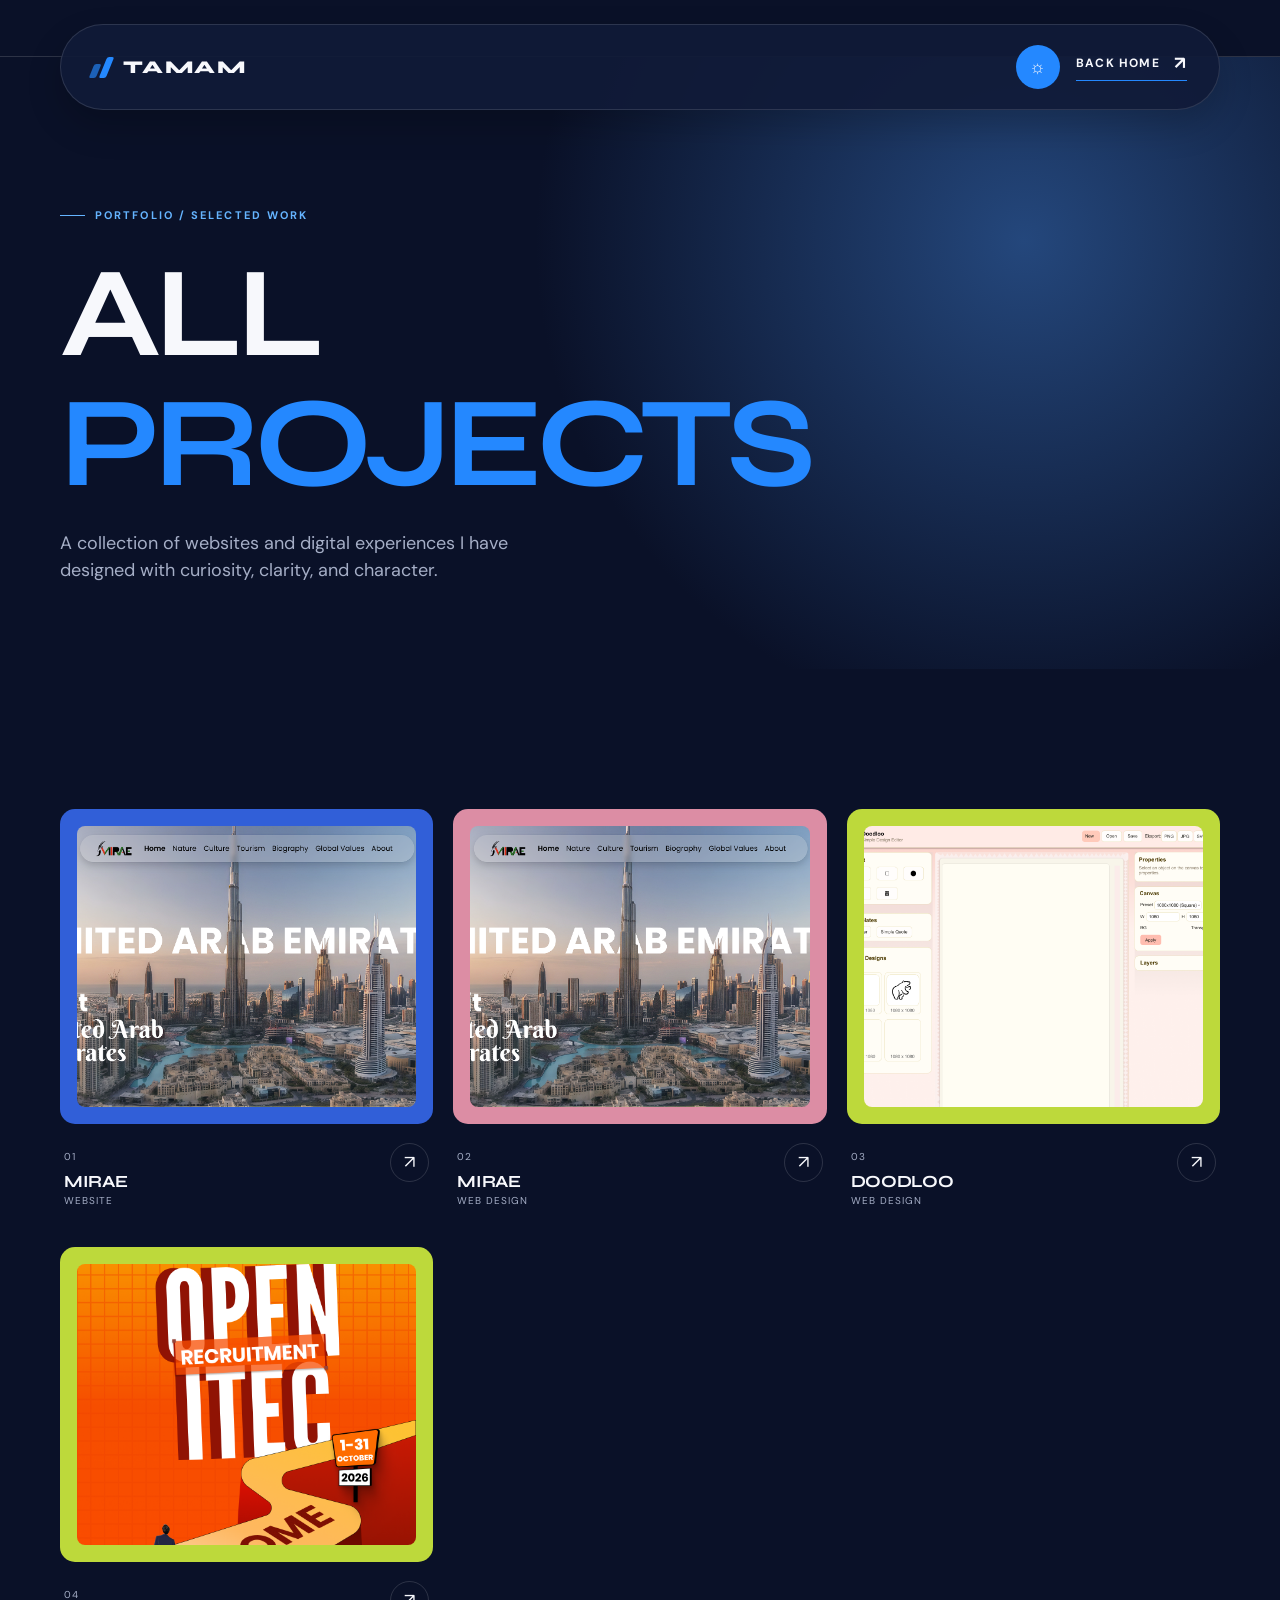
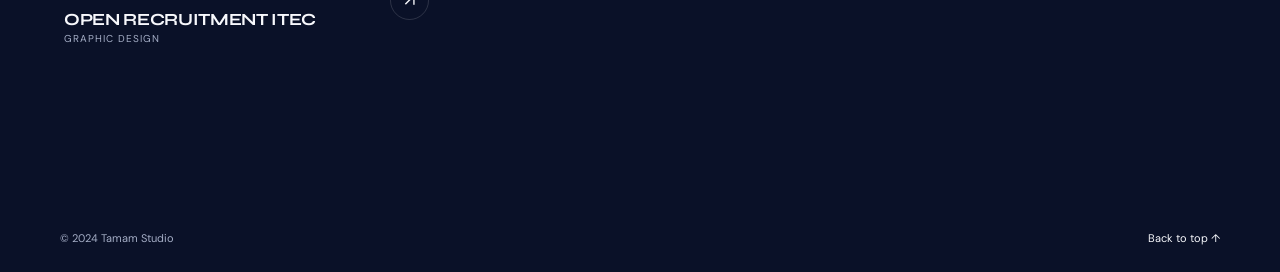
<file: all-projects.html>
<!DOCTYPE html>
<html lang="en">
<head>
  <meta charset="UTF-8">
  <meta name="viewport" content="width=device-width, initial-scale=1.0">
  <meta name="description" content="Selected web design and UI/UX projects by Ghani Bahrut Tamam.">
  <title>All Projects | Tamam</title>
  <link rel="preconnect" href="https://fonts.googleapis.com">
  <link rel="preconnect" href="https://fonts.gstatic.com" crossorigin>
  <link href="https://fonts.googleapis.com/css2?family=DM+Sans:wght@400;500;600;700&family=Syne:wght@500;600;700;800&display=swap" rel="stylesheet">
  <link rel="stylesheet" href="style.css">
</head>
<body class="projects-page" data-theme="dark">
  <header class="site-header detail-header">
    <div class="container nav-wrap">
      <a class="brand" href="index.html" aria-label="Back to Tamam home">
        <span class="brand-mark" aria-hidden="true"><span></span><span></span></span>
        <span>TAMAM</span>
      </a>
      <div class="nav-actions">
        <button class="button button-small theme-toggle" type="button" aria-label="Aktifkan mode terang" aria-pressed="false">
          <span class="theme-toggle-icon" aria-hidden="true">☼</span>
        </button>
        <a class="text-link" href="index.html#home">Back home <span aria-hidden="true">&#8599;</span></a>
      </div>
    </div>
  </header>

  <main>
    <section class="projects-heading">
      <div class="container">
        <p class="eyebrow"><span class="eyebrow-line"></span> Portfolio / Selected work</p>
        <h1>All <em>projects</em></h1>
        <p class="projects-intro">A collection of websites and digital experiences I have designed with curiosity, clarity, and character.</p>
      </div>
    </section>

    <section class="work section all-projects-list">
      <div class="container">
        <div class="project-grid">
          <article class="project-card project-blue">
            <div class="project-image"><img class="project-photo" src="Screenshot 2026-09-15 100203.png" alt="MIRAE United Arab Emirates website design"></div>
            <div class="project-meta"><div><span>01</span><h3>MIRAE</h3><p>Website</p></div><a href="project-mirae.html" aria-label="View MIRAE project">&#8599;</a></div>
          </article>
          <article class="project-card project-pink">
            <div class="project-image"><img class="project-photo" src="Screenshot 2026-09-15 100203.png" alt="MIRAE web design project"></div>
            <div class="project-meta"><div><span>02</span><h3>MIRAE</h3><p>Web Design</p></div><a href="project-mirae-design.html" aria-label="View MIRAE design project">&#8599;</a></div>
          </article>
          <article class="project-card project-lime">
            <div class="project-image"><img class="project-photo" src="Desktop - 8.png" alt="Doodloo web design project"></div>
            <div class="project-meta"><div><span>03</span><h3>Doodloo</h3><p>Web Design</p></div><a href="project-doodloo.html" aria-label="View Doodloo project">&#8599;</a></div>
          </article>
          <article class="project-card project-lime">
            <div class="project-image"><img class="project-photo" src="Frame 14.png" alt="open recruitment itec design project"></div>
            <div class="project-meta"><div><span>04</span><h3>Open Recruitment Itec</h3><p>Graphic Design</p></div><a href="project-open-recruitment-itec.html" aria-label="View Open Recruitment Itec project">&#8599;</a></div>
          </article>
        </div>
      </div>
    </section>
  </main>

  <footer class="site-footer"><div class="container"><span>&copy; 2024 Tamam Studio</span><a href="index.html#home">Back to top &#8593;</a></div></footer>
  <script>
    const themeToggle = document.querySelector(".theme-toggle");
    const savedTheme = localStorage.getItem("tamam-theme");

    const setTheme = (theme) => {
      const isLight = theme === "light";
      document.body.dataset.theme = theme;
      themeToggle.setAttribute("aria-pressed", String(isLight));
      themeToggle.setAttribute("aria-label", `Aktifkan mode ${isLight ? "gelap" : "terang"}`);
      themeToggle.querySelector(".theme-toggle-icon").textContent = isLight ? "☾" : "☼";
    };

    if (savedTheme === "light" || savedTheme === "dark") {
      setTheme(savedTheme);
    } else {
      setTheme("dark");
    }

    themeToggle.addEventListener("click", () => {
      const nextTheme = document.body.dataset.theme === "dark" ? "light" : "dark";
      setTheme(nextTheme);
      localStorage.setItem("tamam-theme", nextTheme);
    });
  </script>
</body>
</html>
</file>
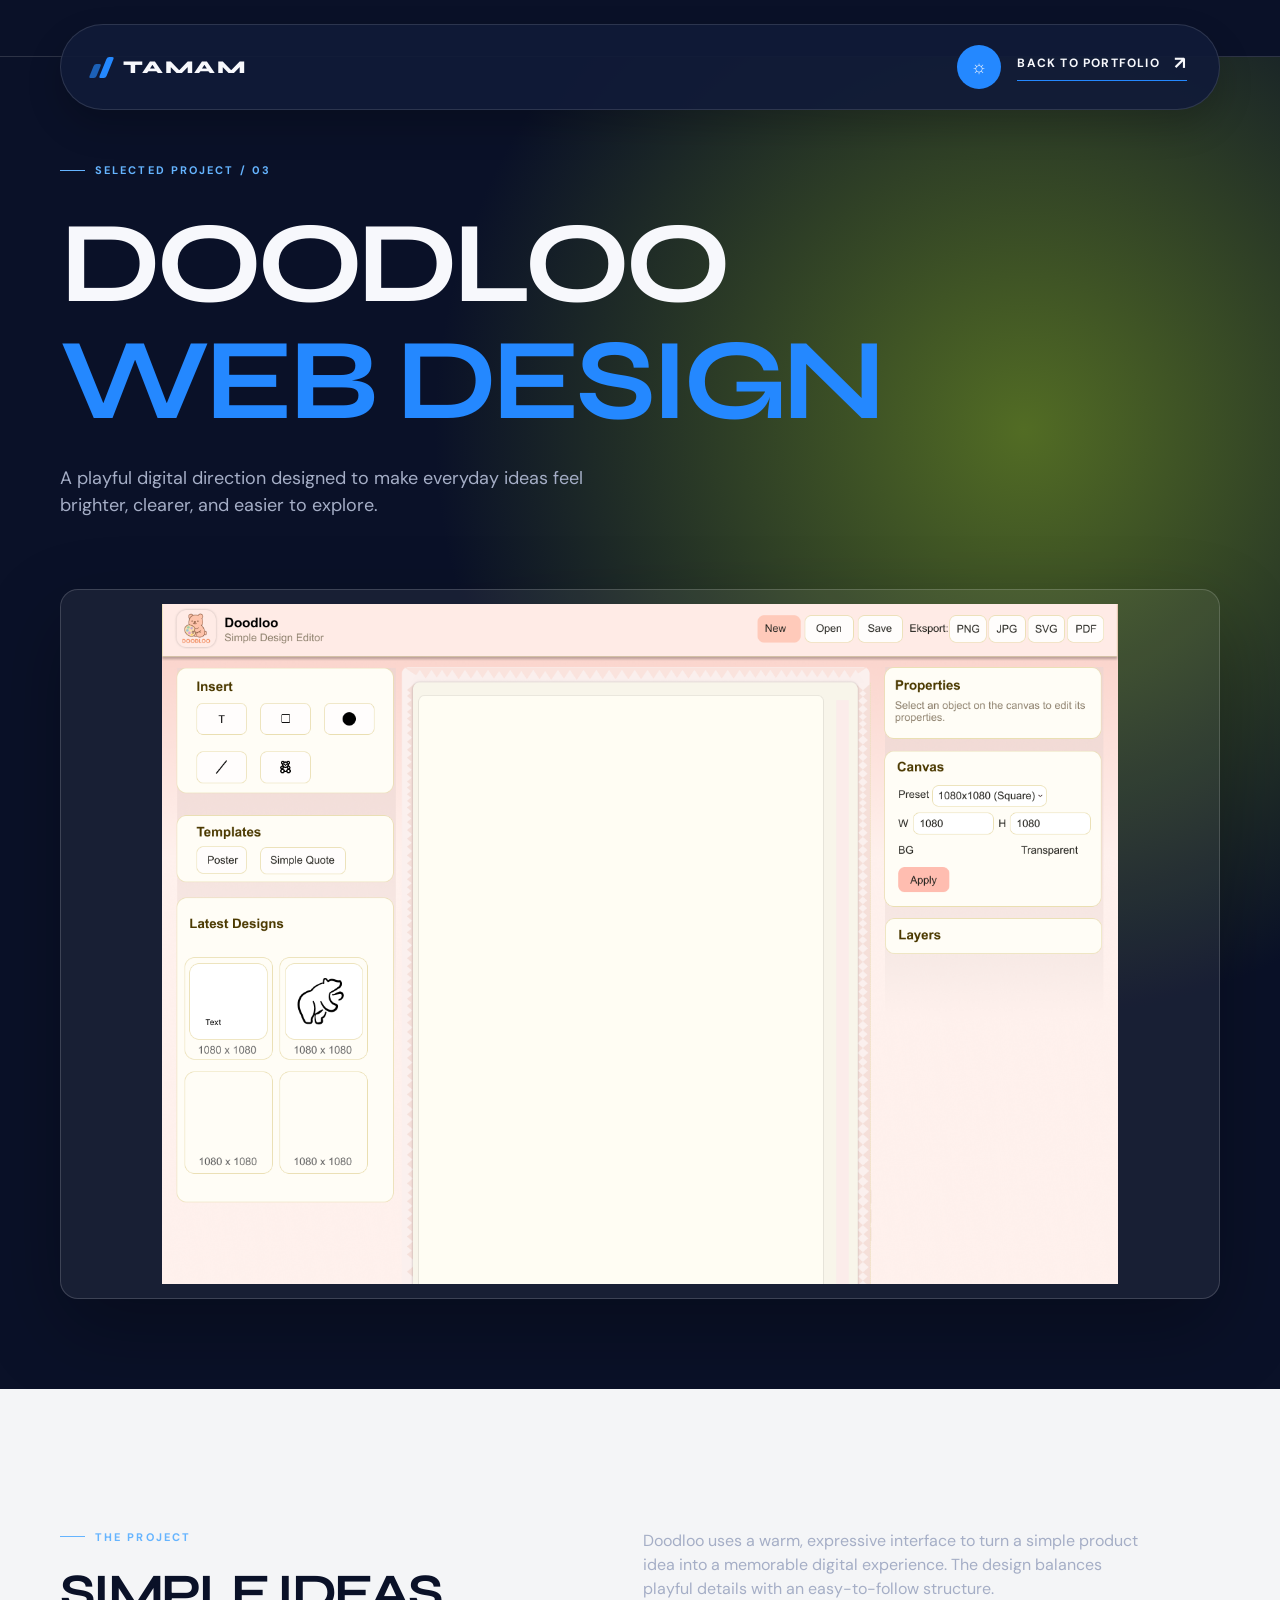
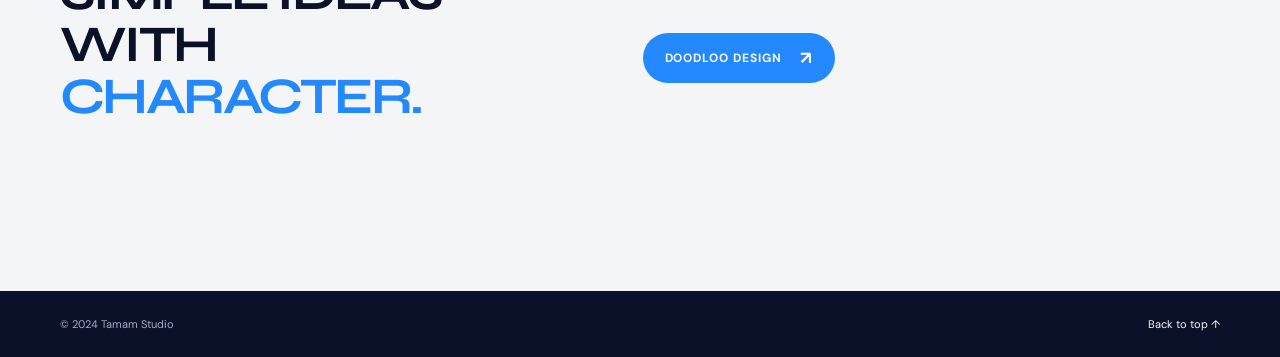
<file: project-doodloo.html>
<!DOCTYPE html>
<html lang="en">
<head>
  <meta charset="UTF-8">
  <meta name="viewport" content="width=device-width, initial-scale=1.0">
  <meta name="description" content="Doodloo web design project by Tamam.">
  <title>Doodloo | Tamam</title>
  <link rel="preconnect" href="https://fonts.googleapis.com">
  <link rel="preconnect" href="https://fonts.gstatic.com" crossorigin>
  <link href="https://fonts.googleapis.com/css2?family=DM+Sans:wght@400;500;600;700;800&family=Syne:wght@500;600;700;800&display=swap" rel="stylesheet">
  <link rel="stylesheet" href="style.css">
</head>
<body class="project-detail-page" data-theme="dark">
  <header class="site-header detail-header">
    <div class="container nav-wrap">
      <a class="brand" href="all-projects.html" aria-label="Back to Tamam home">
        <span class="brand-mark" aria-hidden="true"><span></span><span></span></span>
        <span>TAMAM</span>
      </a>
      <div class="nav-actions">
        <button class="button button-small theme-toggle" type="button" aria-label="Aktifkan mode terang" aria-pressed="false">
          <span class="theme-toggle-icon" aria-hidden="true">☼</span>
        </button>
        <a class="text-link" href="index.html#work">Back to portfolio <span aria-hidden="true">&#8599;</span></a>
      </div>
    </div>
  </header>
  <main>
    <section class="project-detail-hero doodloo-detail">
      <div class="container">
        <p class="eyebrow"><span class="eyebrow-line"></span> Selected project / 03</p>
        <h1>Doodloo <em>Web Design</em></h1>
        <p class="project-detail-intro">A playful digital direction designed to make everyday ideas feel brighter, clearer, and easier to explore.</p>
        <div class="project-detail-image"><img src="Desktop - 8.png" alt="Doodloo web design project"></div>
      </div>
    </section>
    <section class="project-detail-info section">
      <div class="container detail-info-grid">
        <div><p class="eyebrow"><span class="eyebrow-line"></span> The project</p><h2>Simple ideas with <em>character.</em></h2></div>
        <div><p class="section-copy">Doodloo uses a warm, expressive interface to turn a simple product idea into a memorable digital experience. The design balances playful details with an easy-to-follow structure.</p><a class="button" href="https://www.figma.com/design/JuTPnqgbZFSJpXYNkQZZ1l/Untitled?node-id=149-161&t=gVdGQzlOzjjvUnaQ-1">DOODLOO DESIGN <span aria-hidden="true">&#8599;</span></a></div>
      </div>
    </section>
  </main>
  <footer class="site-footer"><div class="container"><span>&copy; 2024 Tamam Studio</span><a href="index.html#home">Back to top &#8593;</a></div></footer>
  <script>
    const themeToggle = document.querySelector(".theme-toggle");
    const savedTheme = localStorage.getItem("tamam-theme");

    const setTheme = (theme) => {
      const isLight = theme === "light";
      document.body.dataset.theme = theme;
      themeToggle.setAttribute("aria-pressed", String(isLight));
      themeToggle.setAttribute("aria-label", `Aktifkan mode ${isLight ? "gelap" : "terang"}`);
      themeToggle.querySelector(".theme-toggle-icon").textContent = isLight ? "☾" : "☼";
    };

    if (savedTheme === "light" || savedTheme === "dark") {
      setTheme(savedTheme);
    } else {
      setTheme("dark");
    }

    themeToggle.addEventListener("click", () => {
      const nextTheme = document.body.dataset.theme === "dark" ? "light" : "dark";
      setTheme(nextTheme);
      localStorage.setItem("tamam-theme", nextTheme);
    });
  </script>
</body>
</html>
</file>
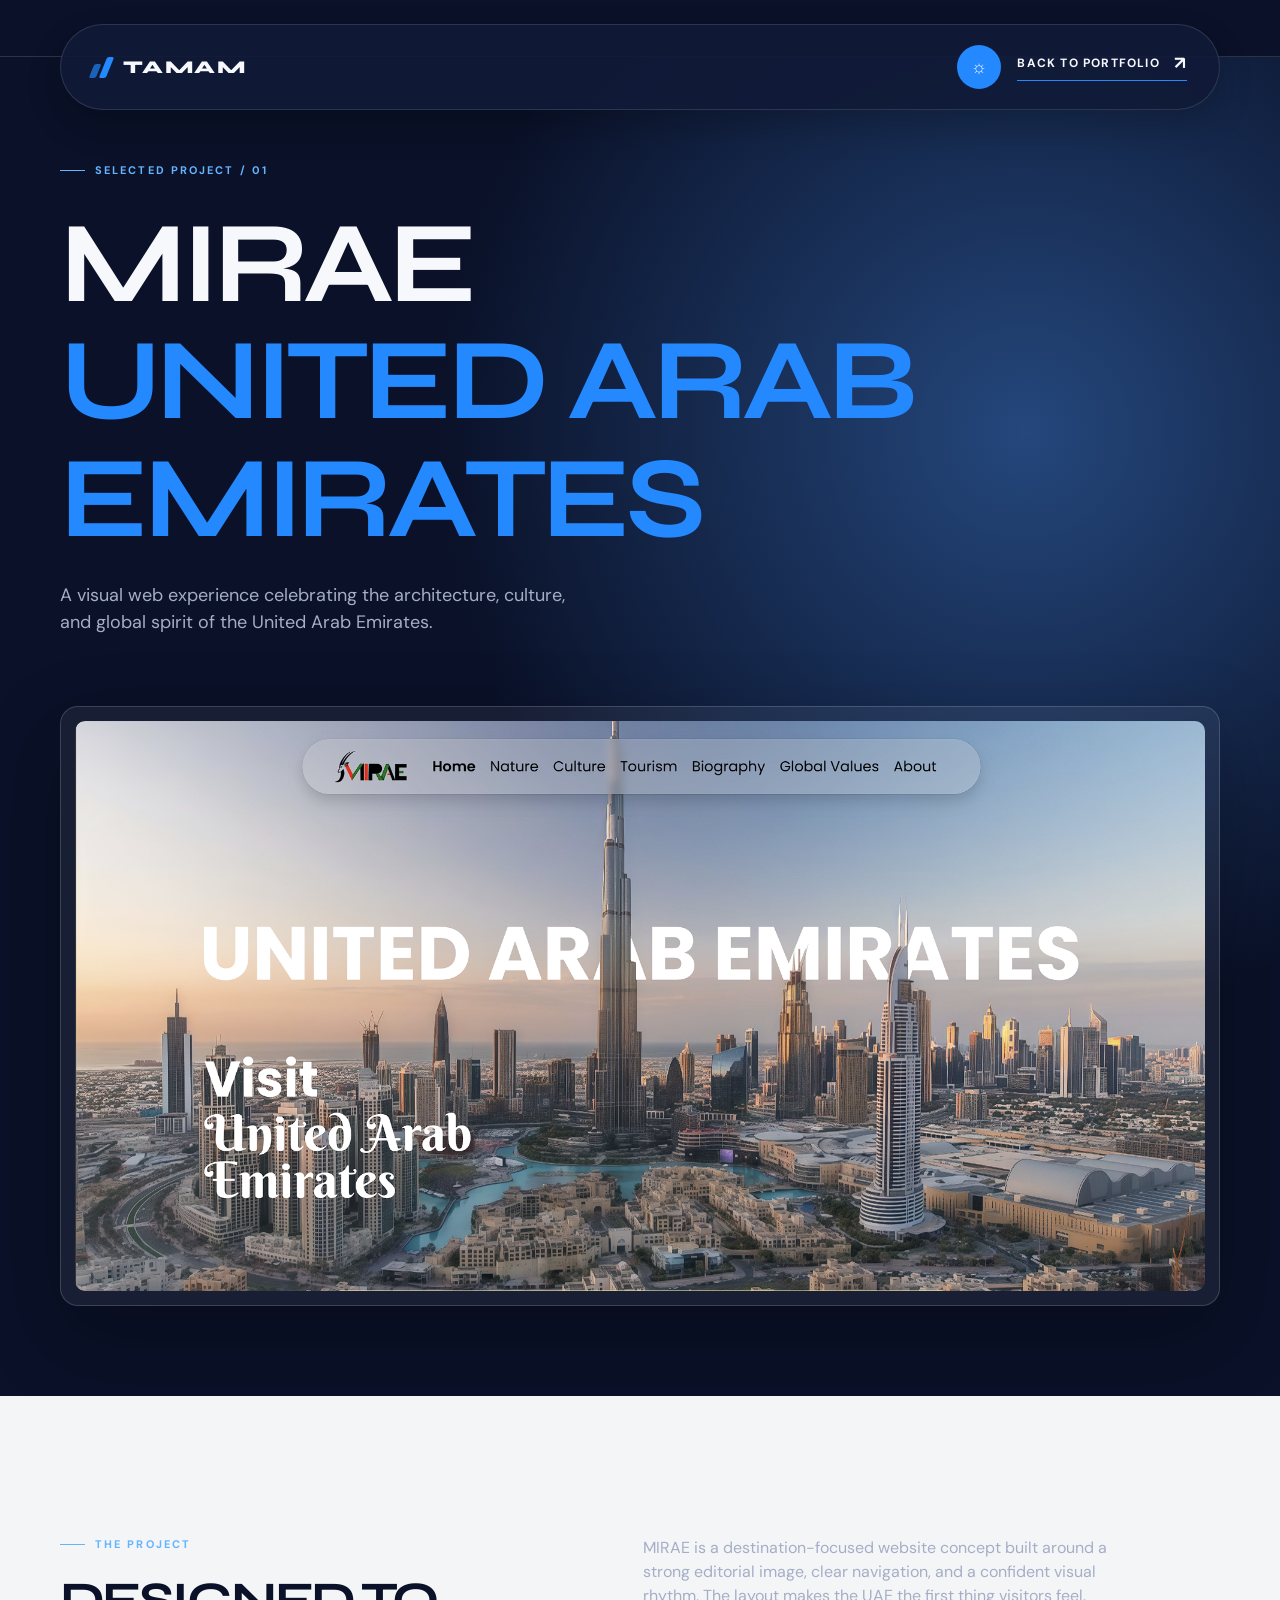
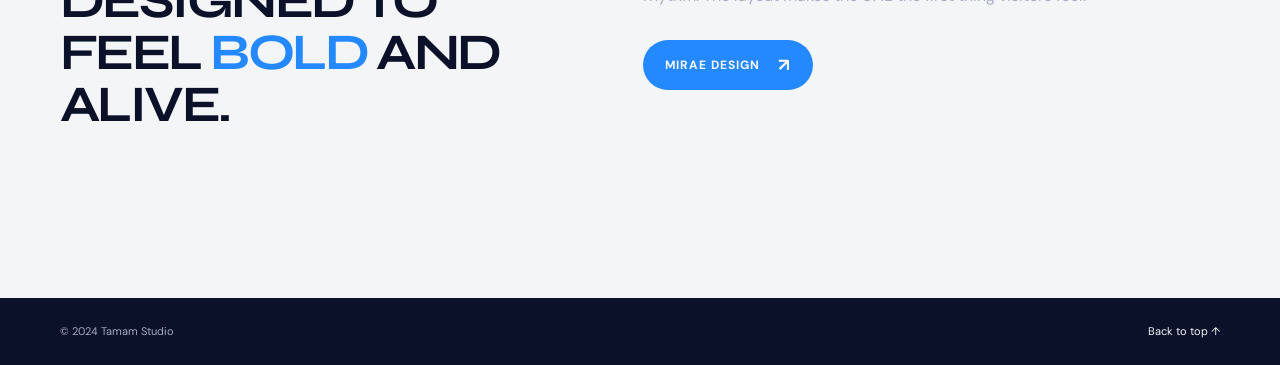
<file: project-mirae-design.html>
<!DOCTYPE html>
<html lang="en">
<head>
  <meta charset="UTF-8">
  <meta name="viewport" content="width=device-width, initial-scale=1.0">
  <meta name="description" content="MIRAE website design project by Tamam.">
  <title>MIRAE | Tamam</title>
  <link rel="preconnect" href="https://fonts.googleapis.com">
  <link rel="preconnect" href="https://fonts.gstatic.com" crossorigin>
  <link href="https://fonts.googleapis.com/css2?family=DM+Sans:wght@400;500;600;700&family=Syne:wght@500;600;700;800&display=swap" rel="stylesheet">
  <link rel="stylesheet" href="style.css">
</head>
<body class="project-detail-page" data-theme="dark">
  <header class="site-header detail-header">
    <div class="container nav-wrap">
      <a class="brand" href="all-projects.html" aria-label="Back to Tamam home">
        <span class="brand-mark" aria-hidden="true"><span></span><span></span></span>
        <span>TAMAM</span>
      </a>
      <div class="nav-actions">
        <button class="button button-small theme-toggle" type="button" aria-label="Aktifkan mode terang" aria-pressed="false">
          <span class="theme-toggle-icon" aria-hidden="true">☼</span>
        </button>
        <a class="text-link" href="index.html#work">Back to portfolio <span aria-hidden="true">&#8599;</span></a>
      </div>
    </div>
  </header>
  <main>
    <section class="project-detail-hero">
      <div class="container">
        <p class="eyebrow"><span class="eyebrow-line"></span> Selected project / 01</p>
        <h1>MIRAE <em>United Arab Emirates</em></h1>
        <p class="project-detail-intro">A visual web experience celebrating the architecture, culture, and global spirit of the United Arab Emirates.</p>
        <div class="project-detail-image"><img src="Screenshot 2026-09-15 100203.png" alt="MIRAE United Arab Emirates website design"></div>
      </div>
    </section>
    <section class="project-detail-info section">
      <div class="container detail-info-grid">
        <div><p class="eyebrow"><span class="eyebrow-line"></span> The project</p><h2>Designed to feel <em>bold</em> and alive.</h2></div>
        <div><p class="section-copy">MIRAE is a destination-focused website concept built around a strong editorial image, clear navigation, and a confident visual rhythm. The layout makes the UAE the first thing visitors feel.</p><a class="button" href="index.html#contact">MIRAE DESIGN <span aria-hidden="true">&#8599;</span></a></div>
      </div>
    </section>
  </main>
  <footer class="site-footer"><div class="container"><span>&copy; 2024 Tamam Studio</span><a href="index.html#home">Back to top &#8593;</a></div></footer>
  <script>
    const themeToggle = document.querySelector(".theme-toggle");
    const savedTheme = localStorage.getItem("tamam-theme");

    const setTheme = (theme) => {
      const isLight = theme === "light";
      document.body.dataset.theme = theme;
      themeToggle.setAttribute("aria-pressed", String(isLight));
      themeToggle.setAttribute("aria-label", `Aktifkan mode ${isLight ? "gelap" : "terang"}`);
      themeToggle.querySelector(".theme-toggle-icon").textContent = isLight ? "☾" : "☼";
    };

    if (savedTheme === "light" || savedTheme === "dark") {
      setTheme(savedTheme);
    } else {
      setTheme("dark");
    }

    themeToggle.addEventListener("click", () => {
      const nextTheme = document.body.dataset.theme === "dark" ? "light" : "dark";
      setTheme(nextTheme);
      localStorage.setItem("tamam-theme", nextTheme);
    });
  </script>
</body>
</html>
</file>
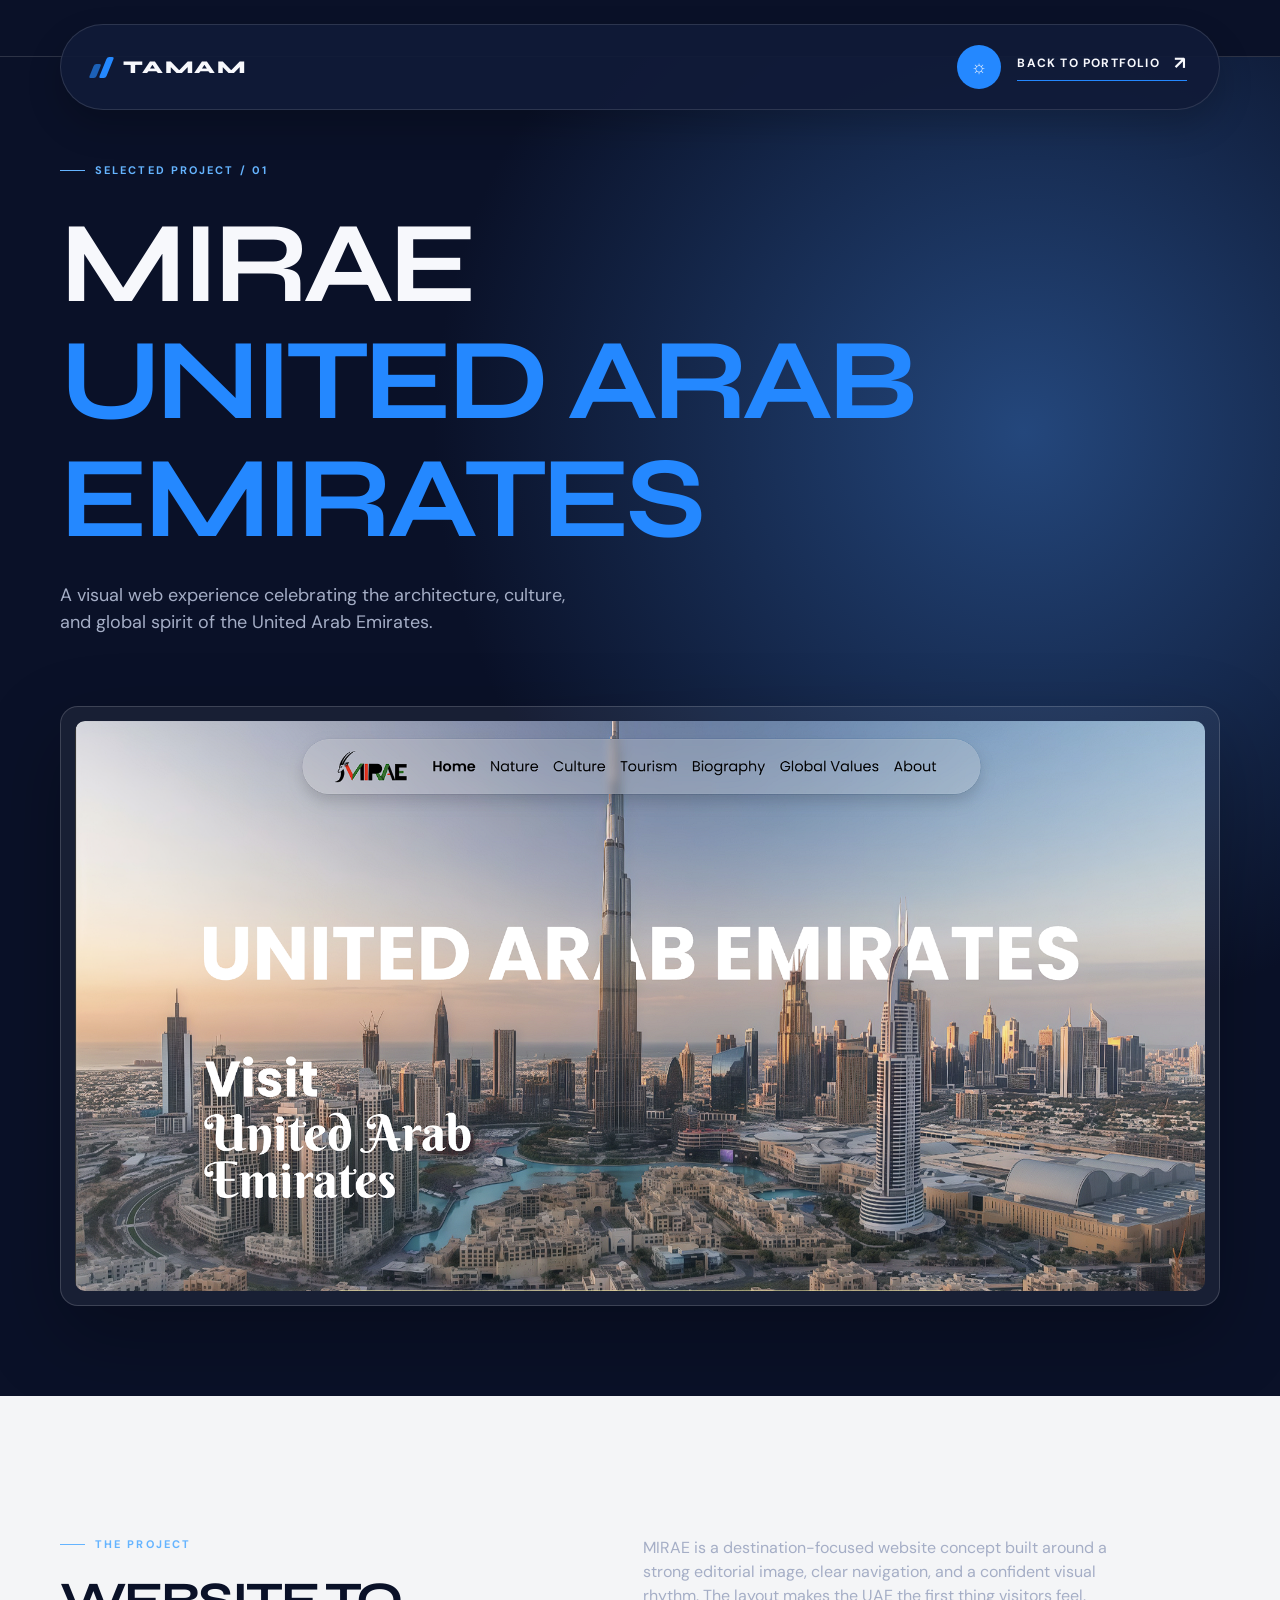
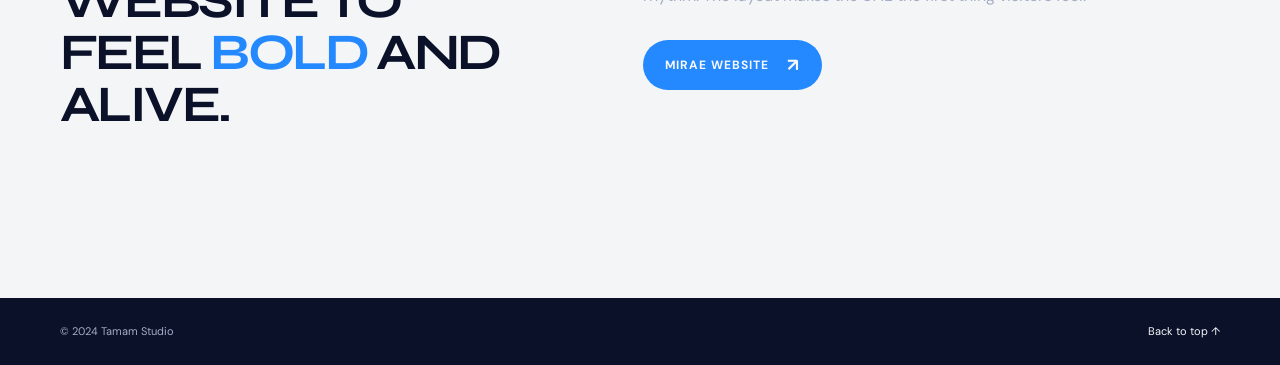
<file: project-mirae.html>
<!DOCTYPE html>
<html lang="en">
<head>
  <meta charset="UTF-8">
  <meta name="viewport" content="width=device-width, initial-scale=1.0">
  <meta name="description" content="MIRAE website design project by Tamam.">
  <title>MIRAE | Tamam</title>
  <link rel="preconnect" href="https://fonts.googleapis.com">
  <link rel="preconnect" href="https://fonts.gstatic.com" crossorigin>
  <link href="https://fonts.googleapis.com/css2?family=DM+Sans:wght@400;500;600;700&family=Syne:wght@500;600;700;800&display=swap" rel="stylesheet">
  <link rel="stylesheet" href="style.css">
</head>
<body class="project-detail-page" data-theme="dark">
  <header class="site-header detail-header">
    <div class="container nav-wrap">
      <a class="brand" href="all-projects.html" aria-label="Back to Tamam home">
        <span class="brand-mark" aria-hidden="true"><span></span><span></span></span>
        <span>TAMAM</span>
      </a>
      <div class="nav-actions">
        <button class="button button-small theme-toggle" type="button" aria-label="Aktifkan mode terang" aria-pressed="false">
          <span class="theme-toggle-icon" aria-hidden="true">☼</span>
        </button>
        <a class="text-link" href="index.html#work">Back to portfolio <span aria-hidden="true">&#8599;</span></a>
      </div>
    </div>
  </header>
  <main>
    <section class="project-detail-hero">
      <div class="container">
        <p class="eyebrow"><span class="eyebrow-line"></span> Selected project / 01</p>
        <h1>MIRAE <em>United Arab Emirates</em></h1>
        <p class="project-detail-intro">A visual web experience celebrating the architecture, culture, and global spirit of the United Arab Emirates.</p>
        <div class="project-detail-image"><img src="Screenshot 2026-09-15 100203.png" alt="MIRAE United Arab Emirates website design"></div>
      </div>
    </section>
    <section class="project-detail-info section">
      <div class="container detail-info-grid">
        <div><p class="eyebrow"><span class="eyebrow-line"></span> The project</p><h2>Website to feel <em>bold</em> and alive.</h2></div>
        <div><p class="section-copy">MIRAE is a destination-focused website concept built around a strong editorial image, clear navigation, and a confident visual rhythm. The layout makes the UAE the first thing visitors feel.</p><a class="button" href="https://mirae.r1fikri.dev">MIRAE WEBSITE <span aria-hidden="true">&#8599;</span></a></div>
      </div>
    </section>
  </main>
  <footer class="site-footer"><div class="container"><span>&copy; 2024 Tamam Studio</span><a href="index.html#home">Back to top &#8593;</a></div></footer>
  <script>
    const themeToggle = document.querySelector(".theme-toggle");
    const savedTheme = localStorage.getItem("tamam-theme");

    const setTheme = (theme) => {
      const isLight = theme === "light";
      document.body.dataset.theme = theme;
      themeToggle.setAttribute("aria-pressed", String(isLight));
      themeToggle.setAttribute("aria-label", `Aktifkan mode ${isLight ? "gelap" : "terang"}`);
      themeToggle.querySelector(".theme-toggle-icon").textContent = isLight ? "☾" : "☼";
    };

    if (savedTheme === "light" || savedTheme === "dark") {
      setTheme(savedTheme);
    } else {
      setTheme("dark");
    }

    themeToggle.addEventListener("click", () => {
      const nextTheme = document.body.dataset.theme === "dark" ? "light" : "dark";
      setTheme(nextTheme);
      localStorage.setItem("tamam-theme", nextTheme);
    });
  </script>
</body>
</html>
</file>
<file: style.css>
@import url("https://fonts.googleapis.com/css2?family=DM+Sans:wght@400;500;600;700&family=Syne:wght@500;600;700;800&display=swap");

:root {
  --navy: #0a1128;
  --navy-soft: #111b38;
  --blue: #2488ff;
  --blue-light: #65b4ff;
  --pink: #ff6caa;
  --lime: #d8ef5b;
  --white: #f7f8fc;
  --muted: #a5aec6;
  --line: rgba(255, 255, 255, 0.14);
  --display: "Syne", sans-serif;
  --body: "DM Sans", sans-serif;
}

* {
  box-sizing: border-box;
  margin: 0;
  padding: 0;
}

html {
  scroll-behavior: smooth;
}

body {
  background: var(--navy);
  color: var(--white);
  font-family: var(--body);
  line-height: 1.5;
  overflow-x: hidden;
}

a {
  color: inherit;
  text-decoration: none;
}

img {
  display: block;
  width: 100%;
}

button {
  font: inherit;
}

.container {
  width: min(1160px, calc(100% - 80px));
  margin: 0 auto;
}

.section {
  padding: 140px 0;
}

.site-header {
  position: absolute;
  z-index: 10;
  width: 100%;
  padding: 28px 0;
}
.nav-wrap {
  position: fixed;
  top: 24px;
  left: 50%;
  z-index: 20;
  display: flex;
  align-items: center;
  justify-content: space-between;
  width: min(1160px, calc(100% - 40px));
  padding: 20px 32px;
  gap: 30px;
  background: #111b38;
  border: 1px solid rgba(255, 255, 255, 0.12);
  border-radius: 50px;
  box-shadow: 0 16px 35px rgba(0, 0, 0, 0.2);
  transform: translateX(-50%);
}
.site-header:not(.detail-header) .nav-wrap {
  display: grid;
  grid-template-columns: 1fr auto 1fr;
}
.detail-header .nav-wrap {
  display: flex;
  align-items: center;
  justify-content: space-between;
  background: rgba(17, 27, 56, 0.92);
}
.brand {
  display: inline-flex;
  align-items: center;
  gap: 10px;
  font-family: var(--display);
  font-size: 18px;
  font-weight: 800;
  letter-spacing: 0.08em;
}
.brand-mark {
  display: flex;
  align-items: end;
  gap: 3px;
  height: 21px;
  width: 20px;
  transform: skew(-22deg);
}
.brand-mark span {
  display: block;
  width: 7px;
  background: var(--blue);
  border-radius: 2px;
}
.brand-mark span:first-child {
  height: 14px;
  opacity: 0.65;
}
.brand-mark span:last-child {
  height: 21px;
}
.main-nav {
  display: flex;
  gap: 34px;
  justify-self: center;
}
.nav-actions {
  display: flex;
  align-items: center;
  justify-self: end;
  gap: 16px;
}
.main-nav a {
  color: var(--muted);
  font-size: 14px;
  transition: color 0.2s ease;
}
.main-nav a:hover,
.main-nav a.active {
  color: var(--white);
}
.main-nav a.active::after {
  content: "";
  display: block;
  width: 4px;
  height: 4px;
  background: var(--pink);
  border-radius: 50%;
  margin: 5px auto -9px;
}
.button {
  display: inline-flex;
  align-items: center;
  gap: 18px;
  padding: 16px 22px;
  border-radius: 50px;
  background: var(--blue);
  color: var(--white);
  font-size: 12px;
  font-weight: 700;
  letter-spacing: 0.08em;
  text-transform: uppercase;
  transition:
    transform 0.2s ease,
    background 0.2s ease;
}
.button:hover {
  background: #47a0ff;
  transform: translateY(-3px);
}
.button span,
.text-link span {
  font-size: 18px;
  line-height: 0;
}
.button-small {
  padding: 12px 18px;
  font-size: 11px;
}
.theme-toggle {
  display: grid;
  width: 44px;
  height: 44px;
  flex: 0 0 auto;
  place-items: center;
  padding: 0;
  border: 0;
  cursor: pointer;
}
.theme-toggle-icon {
  font-size: 21px;
  line-height: 1;
}
.menu-toggle {
  display: none;
  background: none;
  color: var(--white);
  border: 0;
}

.scroll-progress {
  position: fixed;
  top: 0;
  right: 0;
  left: 0;
  z-index: 30;
  height: 3px;
  pointer-events: none;
}

.scroll-progress span {
  display: block;
  width: 100%;
  height: 100%;
  background: linear-gradient(90deg, var(--blue), var(--pink));
  transform: scaleX(0);
  transform-origin: left center;
}

.hero {
  position: relative;
  min-height: 760px;
  padding: 190px 0 100px;
  overflow: hidden;
  background: radial-gradient(circle at 86% 42%, #182d60 0, var(--navy) 37%);
}
.hero-grid {
  display: grid;
  grid-template-columns: 1fr 0.9fr;
  align-items: center;
  gap: 70px;
  position: relative;
  z-index: 1;
}
.hero-copy {
  padding-bottom: 20px;
}
.eyebrow {
  display: flex;
  align-items: center;
  gap: 10px;
  color: var(--blue-light);
  font-size: 11px;
  font-weight: 700;
  letter-spacing: 0.19em;
  text-transform: uppercase;
}
.eyebrow-line {
  width: 25px;
  height: 1px;
  background: currentColor;
}
h1,
h2,
h3 {
  font-family: var(--display);
  line-height: 1.02;
  font-weight: 700;
  text-transform: uppercase;
}
h1 {
  max-width: 650px;
  margin: 26px 0 25px;
  font-size: clamp(50px, 6vw, 82px);
  letter-spacing: -0.045em;
}
h1 em,
h2 em {
  color: var(--blue);
  font-style: normal;
}
.hero-intro {
  max-width: 390px;
  color: var(--muted);
  font-size: 16px;
}
.hero-actions {
  display: flex;
  align-items: center;
  gap: 28px;
  margin-top: 34px;
}
.social-links {
  display: flex;
  gap: 10px;
}
.social-links a {
  display: grid;
  place-items: center;
  width: 33px;
  height: 33px;
  transition: 0.2s ease;
}
.social-links a:hover {
  border-color: var(--pink);
  color: var(--pink);
  transform: translateY(-2px);
}
.hero-note {
  margin-top: 75px;
  color: var(--muted);
  font-size: 11px;
  letter-spacing: 0.04em;
}
.hero-note span {
  display: inline-block;
  margin-right: 9px;
  color: var(--pink);
  font-size: 17px;
}
.hero-visual {
  position: relative;
  min-height: 480px;
  isolation: isolate;
}
.hero-visual::before {
  content: "";
  position: absolute;
  right: 72px;
  top: 12px;
  width: 150px;
  height: 150px;
  border-radius: 50%;
  background: radial-gradient(circle, rgba(255, 244, 188, 0.96) 0%, rgba(255, 194, 105, 0.8) 18%, rgba(255, 151, 76, 0.38) 42%, rgba(255, 151, 76, 0) 72%);
  box-shadow: 0 0 0 10px rgba(255, 214, 122, 0.04), 0 0 28px rgba(255, 176, 78, 0.16);
  opacity: 0;
  transform: scale(0.3) translateY(18px);
  transition: opacity 220ms ease, transform 220ms ease;
  z-index: 0;
  pointer-events: none;
}
.hero-visual::after {
  content: "";
  position: absolute;
  right: 142px;
  top: 72px;
  width: 18px;
  height: 18px;
  border-radius: 50%;
  background: #fff7dd;
  box-shadow: 0 0 0 4px rgba(255, 244, 181, 0.38), 0 0 24px rgba(255, 200, 120, 0.9), -28px 20px 0 -4px rgba(255, 214, 130, 0.82), 34px 8px 0 -4px rgba(255, 185, 88, 0.8), 18px -24px 0 -5px rgba(255, 230, 150, 0.7);
  opacity: 0;
  transform: scale(0.4) rotate(16deg);
  transition: opacity 180ms ease, transform 180ms ease;
  z-index: 1;
  pointer-events: none;
}

@keyframes hover-sparkle {
  0% {
    opacity: 0;
    transform: scale(0.35) translateY(18px);
  }
  22% {
    opacity: 1;
  }
  58% {
    transform: scale(1.08) translateY(-6px);
  }
  100% {
    opacity: 0.92;
    transform: scale(1) translateY(0);
  }
}

.hero-visual:hover::before,
.hero-visual:hover::after {
  opacity: 1;
  animation: hover-sparkle 700ms ease-out both;
}
.portrait {
  overflow: hidden;
  position: relative;
  z-index: 2;
}
.portrait img {
  height: 100%;
  object-fit: cover;
  filter: saturate(0.85);
}
.portrait-hero {
  width: 350px;
  height: 475px;
  margin: 0 auto;
  border-radius: 180px 180px 18px 18px;
  border: 9px solid rgba(255, 255, 255, 0.07);
  box-shadow: 0 20px 70px rgba(0, 0, 0, 0.35);
  transform: perspective(900px) rotateX(var(--tilt-x, 0deg)) rotateY(var(--tilt-y, 0deg)) translate3d(var(--parallax-x, 0px), var(--parallax-y, 0px), 0);
  transition: transform 180ms ease-out;
  will-change: transform;
}
.visual-ring {
  position: absolute;
  border: 1px solid rgba(101, 180, 255, 0.33);
  border-radius: 50%;
  translate: var(--parallax-x, 0px) var(--parallax-y, 0px);
  transition: translate 220ms ease-out;
  will-change: translate;
}
.ring-one {
  width: 580px;
  height: 580px;
  left: 50%;
  top: -54px;
  transform: translateX(-50%);
}
.ring-two {
  width: 470px;
  height: 470px;
  left: 50%;
  top: 1px;
  transform: translateX(-50%);
  border-style: dashed;
  opacity: 0.5;
}
.visual-sticker {
  position: absolute;
  z-index: 3;
  top: 55px;
  right: -12px;
  display: grid;
  place-items: center;
  width: 93px;
  height: 93px;
  border-radius: 50%;
  background: var(--pink);
  color: var(--navy);
  font-size: 10px;
  font-weight: 700;
  line-height: 1.2;
  text-align: center;
  text-transform: uppercase;
  transform: rotate(12deg);
  translate: var(--parallax-x, 0px) var(--parallax-y, 0px);
  transition: transform 300ms ease, translate 220ms ease-out;
}
.visual-sticker span {
  font-size: 20px;
}
.visual-caption {
  position: absolute;
  z-index: 3;
  bottom: 10px;
  left: 4px;
  display: flex;
  flex-direction: column;
  gap: 6px;
  color: var(--muted);
  font-size: 10px;
  text-transform: uppercase;
  letter-spacing: 0.1em;
  translate: var(--parallax-x, 0px) var(--parallax-y, 0px);
  transition: translate 220ms ease-out;
}
.visual-caption span:first-child {
  color: var(--blue-light);
  font-family: var(--display);
  font-size: 27px;
}

@keyframes hero-arrive {
  from {
    opacity: 0;
    transform: translateY(24px);
  }
  to {
    opacity: 1;
    transform: translateY(0);
  }
}

@keyframes portrait-drift {
  0%, 100% {
    translate: 0 0;
  }
  50% {
    translate: 0 -9px;
  }
}

@keyframes ring-orbit {
  to {
    transform: translateX(-50%) rotate(360deg);
  }
}

.hero-copy > *,
.hero-visual {
  animation: hero-arrive 800ms both cubic-bezier(0.2, 0.7, 0.2, 1);
}

.hero-copy > :nth-child(1) { animation-delay: 80ms; }
.hero-copy > :nth-child(2) { animation-delay: 170ms; }
.hero-copy > :nth-child(3) { animation-delay: 260ms; }
.hero-copy > :nth-child(4) { animation-delay: 350ms; }
.hero-copy > :nth-child(5) { animation-delay: 440ms; }
.hero-visual { animation-delay: 220ms; }

.portrait-hero {
  animation: portrait-drift 6s ease-in-out 1.2s infinite;
}

.ring-one {
  animation: ring-orbit 34s linear infinite;
}

.ring-two {
  animation: ring-orbit 26s linear infinite reverse;
}

.visual-sticker {
  transition: transform 300ms ease;
  animation: hero-arrive 700ms 700ms both cubic-bezier(0.2, 0.7, 0.2, 1);
}

.hero-visual:hover .visual-sticker {
  transform: rotate(20deg) translateY(-4px);
}
.hero-orb {
  position: absolute;
  border-radius: 50%;
  filter: blur(1px);
  opacity: 0.6;
}
.hero-orb-one {
  width: 10px;
  height: 10px;
  top: 250px;
  left: 7%;
  background: var(--pink);
  box-shadow: 0 0 28px var(--pink);
}
.hero-orb-two {
  width: 6px;
  height: 6px;
  top: 450px;
  left: 48%;
  background: var(--blue-light);
}

.logo-strip {
  border-top: 1px solid var(--line);
  border-bottom: 1px solid var(--line);
  padding: 25px 0;
}
.logo-row {
  display: flex;
  align-items: center;
  justify-content: space-between;
  gap: 30px;
  color: #c2c9da;
}
.logo-intro {
  color: var(--muted);
  font-size: 11px;
  text-transform: uppercase;
  letter-spacing: 0.12em;
}
.client-logo {
  width: auto;
  height: 40px;
  letter-spacing: -0.04em;
  opacity: 0.75;
}
.client-logo span {
  color: var(--blue-light);
}
.logo-serif {
  font-family: Georgia, serif;
  font-weight: 400;
  font-size: 19px;
}
.logo-spaced {
  letter-spacing: 0.2em;
  font-size: 13px;
}

.about {
  background: #0d1732;
  .about-grid {
    display: grid;
    grid-template-columns: 0.95fr 1.05fr;
    gap: 110px;
    align-items: center;
  }
  .about-visual {
    position: relative;
    height: 525px;
  }
  .portrait-about {
    width: 350px;
    height: 470px;
    border-radius: 16px;
    margin: 35px auto 0;
  }
  .portrait-about img {
    object-position: 50% 20%;
  }
  .about-decoration {
    position: absolute;
    z-index: 3;
    top: 0;
    left: 0;
    color: var(--blue-light);
    font-size: 10px;
    letter-spacing: 0.14em;
    line-height: 1.5;
  }
  .about-decoration span {
    color: var(--pink);
    font-size: 23px;
  }
  .about-dot {
    position: absolute;
    border-radius: 50%;
  }
  .about-dot-one {
    width: 12px;
    height: 12px;
    top: 107px;
    right: 52px;
    background: var(--pink);
  }
  .about-dot-two {
    width: 58px;
    height: 58px;
    bottom: 5px;
    left: 15px;
    border: 1px solid var(--blue);
  }
  .about-badge {
    position: absolute;
    z-index: 3;
    right: 0;
    bottom: 60px;
    width: 91px;
    height: 91px;
    display: grid;
    place-content: center;
    border-radius: 50%;
    background: var(--blue);
    color: var(--white);
    font-size: 10px;
    line-height: 1.3;
    text-align: center;
    letter-spacing: 0.06em;
    transform: translateY(50%);
    margin: 22px 0 27px;
    font-size: clamp(38px, 4vw, 58px);
    letter-spacing: -0.05em;
  }
  .section-copy {
    max-width: 510px;
    color: var(--muted);
    font-size: 16px;
  }
  .stats-grid {
    display: grid;
    grid-template-columns: repeat(3, 1fr);
    gap: 12px;
    margin: 42px 0 31px;
  }
  .stat {
    padding: 17px 14px;
    border-left: 1px solid var(--blue);
    background: rgba(255, 255, 255, 0.025);
  }
  .stat strong {
    display: block;
    font-family: var(--display);
    font-size: 32px;
    line-height: 1;
  }
  .stat sup {
    color: var(--blue);
    font-size: 17px;
  }
  .stat span {
    display: block;
    margin-top: 8px;
    color: var(--muted);
    font-size: 10px;
    text-transform: uppercase;
    letter-spacing: 0.06em;
  }
  .text-link {
    display: inline-flex;
    align-items: center;
    gap: 14px;
    padding-bottom: 8px;
    border-bottom: 1px solid var(--blue);
    color: var(--white);
    font-size: 12px;
    font-weight: 700;
    letter-spacing: 0.1em;
    text-transform: uppercase;
  }
}
.about-grid {
  display: grid;
  grid-template-columns: 0.95fr 1.05fr;
  gap: 110px;
  align-items: center;
}
.profile-hero {
  position: relative;
  min-height: 780px;
  padding: 190px 0 100px;
  overflow: hidden;
  background: radial-gradient(circle at 83% 46%, #182d60 0, var(--navy) 40%);
}
.profile-grid {
  display: grid;
  grid-template-columns: 1fr 0.85fr;
  align-items: center;
  gap: 80px;
}
.profile-copy {
  position: relative;
  z-index: 2;
}
.profile-copy h1 {
  max-width: 630px;
  margin: 28px 0 25px;
  font-size: clamp(48px, 5.7vw, 76px);
}
.profile-lead {
  max-width: 540px;
  font-size: 20px;
  font-weight: 600;
}
.profile-description {
  max-width: 500px;
  margin-top: 18px;
  color: var(--muted);
  font-size: 15px;
}
.profile-actions {
  display: flex;
  align-items: center;
  flex-wrap: wrap;
  gap: 28px;
  margin-top: 34px;
}
.profile-visual {
  position: relative;
  min-height: 490px;
  isolation: isolate;
}
.profile-photo {
  position: relative;
  z-index: 2;
  width: min(350px, 80%);
  height: 455px;
  margin: 0 auto;
  overflow: hidden;
  border: 9px solid rgba(255, 255, 255, 0.08);
  border-radius: 180px 180px 18px 18px;
  box-shadow: 0 24px 70px rgba(0, 0, 0, 0.3);
}
.profile-photo img {
  height: 100%;
  object-fit: cover;
}
.profile-ring {
  position: absolute;
  top: 50%;
  left: 50%;
  border: 1px solid rgba(101, 180, 255, 0.3);
  border-radius: 50%;
  transform: translate(-50%, -50%);
}
.profile-ring-one {
  width: 500px;
  height: 500px;
}
.profile-ring-two {
  width: 420px;
  height: 420px;
  border-style: dashed;
  opacity: 0.65;
}
.profile-label {
  position: absolute;
  z-index: 3;
  bottom: 0;
  left: 0;
  display: flex;
  flex-direction: column;
  gap: 6px;
  color: var(--muted);
  font-size: 10px;
  letter-spacing: 0.1em;
  text-transform: uppercase;
}
.profile-label span:first-child {
  color: var(--blue-light);
  font-family: var(--display);
  font-size: 27px;
}
.profile-stamp {
  position: absolute;
  z-index: 3;
  top: 48px;
  right: 0;
  display: grid;
  width: 88px;
  height: 88px;
  place-content: center;
  border-radius: 50%;
  background: var(--pink);
  color: var(--navy);
  font-size: 10px;
  font-weight: 700;
  line-height: 1.15;
  text-align: center;
  transform: rotate(12deg);
}
.profile-focus {
  background: var(--navy-soft);
}
.profile-focus .section-heading {
  align-items: end;
}
.profile-focus-intro {
  max-width: 340px;
  padding-bottom: 5px;
  color: var(--muted);
  font-size: 15px;
}
.profile-disciplines {
  display: grid;
  grid-template-columns: repeat(3, minmax(0, 1fr));
  border-top: 1px solid var(--line);
  border-bottom: 1px solid var(--line);
}
.profile-discipline {
  position: relative;
  min-height: 220px;
  padding: 30px 34px 34px 0;
}
.profile-discipline + .profile-discipline {
  padding-left: 34px;
  border-left: 1px solid var(--line);
}
.profile-discipline > span {
  color: var(--blue-light);
  font-size: 11px;
  letter-spacing: 0.12em;
}
.profile-discipline h3 {
  margin-top: 32px;
  font-size: 23px;
}
.profile-discipline p {
  max-width: 290px;
  margin-top: 13px;
  color: var(--muted);
  font-size: 14px;
}
.profile-discipline b {
  position: absolute;
  top: 28px;
  right: 26px;
  color: var(--pink);
  font-size: 19px;
}
.profile-toolkit-inner {
  display: grid;
  grid-template-columns: 0.8fr 1.2fr;
  align-items: center;
  gap: 80px;
}
.profile-toolkit h2 {
  margin-bottom: 0;
}
.profile-tools {
  display: grid;
  grid-template-columns: repeat(4, minmax(0, 1fr));
  gap: 20px;
}
.profile-tools > div {
  display: grid;
  justify-items: center;
  gap: 12px;
  color: var(--muted);
  font-size: 12px;
}
.profile-tools img {
  width: 64px;
  height: 64px;
  object-fit: contain;
}
.profile-contact {
  padding: 110px 0;
  background: #111b38;
  text-align: center;
}
.profile-contact-inner {
  display: grid;
  justify-items: center;
}
.profile-contact h2 {
  margin: 24px 0 32px;
}
.about-visual {
  position: relative;
  height: 525px;
}
.portrait-about {
  width: 350px;
  height: 470px;
  border-radius: 16px;
  margin: 35px auto 0;
}
.portrait-about img {
  object-position: 50% 20%;
}
.about-decoration {
  position: absolute;
  z-index: 3;
  top: 0;
  left: 0;
  color: var(--blue-light);
  font-size: 10px;
  letter-spacing: 0.14em;
  line-height: 1.5;
}
.about-decoration span {
  color: var(--pink);
  font-size: 23px;
}
.about-dot {
  position: absolute;
  border-radius: 50%;
}
.about-dot-one {
  width: 12px;
  height: 12px;
  top: 107px;
  right: 52px;
  background: var(--pink);
}
.about-dot-two {
  width: 58px;
  height: 58px;
  bottom: 5px;
  left: 15px;
  border: 1px solid var(--blue);
}
.about-badge {
  position: absolute;
  z-index: 3;
  right: 0;
  bottom: 60px;
  width: 91px;
  height: 91px;
  display: grid;
  place-content: center;
  border-radius: 50%;
  background: var(--blue);
  color: var(--white);
  font-size: 10px;
  line-height: 1.3;
  text-align: center;
  letter-spacing: 0.06em;
  transform: rotate(-12deg);
}
h2 {
  margin: 22px 0 27px;
  font-size: clamp(38px, 4vw, 58px);
  letter-spacing: -0.05em;
}
.section-copy {
  max-width: 510px;
  color: var(--muted);
  font-size: 16px;
}
.stats-grid {
  display: grid;
  grid-template-columns: repeat(3, 1fr);
  gap: 12px;
  margin: 42px 0 31px;
}
.stat {
  padding: 17px 14px;
  border-left: 1px solid var(--blue);
  background: rgba(255, 255, 255, 0.025);
}
.stat strong {
  display: block;
  font-family: var(--display);
  font-size: 32px;
  line-height: 1;
}
.stat sup {
  color: var(--blue);
  font-size: 17px;
}
.stat span {
  display: block;
  margin-top: 8px;
  color: var(--muted);
  font-size: 10px;
  text-transform: uppercase;
  letter-spacing: 0.06em;
}
.text-link {
  display: inline-flex;
  align-items: center;
  gap: 14px;
  padding-bottom: 8px;
  border-bottom: 1px solid var(--blue);
  color: var(--white);
  font-size: 12px;
  font-weight: 700;
  letter-spacing: 0.1em;
  text-transform: uppercase;
}
.section-heading {
  display: flex;
  align-items: end;
  justify-content: space-between;
  margin-bottom: 48px;
}
.section-heading h2 {
  margin-bottom: 0;
}
.project-grid {
  display: grid;
  grid-template-columns: repeat(3, 1fr);
  gap: 20px;
}
.project-card {
  min-width: 0;
  transition: transform 350ms cubic-bezier(0.2, 0.7, 0.2, 1), box-shadow 350ms ease;
}
.project-card:hover {
  transform: translateY(-8px);
  box-shadow: 0 20px 45px rgba(0, 0, 0, 0.2);
}
.project-image {
  height: 315px;
  padding: 17px;
  border-radius: 15px;
  overflow: hidden;
}
.project-blue .project-image {
  background: #315fd8;
}
.project-pink .project-image {
  background: #dc8da4;
}
.project-lime .project-image {
  background: #bdd93b;
}
.project-photo {
  height: 100%;
  object-fit: cover;
  object-position: center;
  border-radius: 8px;
  transition: transform 500ms cubic-bezier(0.2, 0.7, 0.2, 1);
}
.project-card:hover .project-photo {
  transform: scale(1.045);
}
.mock-window {
  position: relative;
  height: 100%;
  overflow: hidden;
  border-radius: 8px;
}
.mock-window > span {
  display: inline-block;
  width: 6px;
  height: 6px;
  margin: 13px 0 0 7px;
  border-radius: 50%;
  background: rgba(255, 255, 255, 0.7);
}
.window-blue {
  background: #e9edf6;
}
.mock-copy {
  position: absolute;
  top: 77px;
  left: 30px;
  color: #12285f;
  font-family: var(--display);
  font-size: 30px;
  font-weight: 700;
  line-height: 0.96;
  text-transform: uppercase;
}
.mock-shape {
  position: absolute;
  right: -20px;
  bottom: -40px;
  width: 165px;
  height: 165px;
  border-radius: 50%;
  background: #36a7ec;
  border: 20px solid #f6c86a;
}
.window-pink {
  background: #f7c8c9;
}
.mock-poster {
  position: absolute;
  top: 53px;
  left: 27px;
  color: #8d1c48;
  font-family: var(--display);
  font-size: 38px;
  font-weight: 800;
  line-height: 0.83;
}
.mock-face {
  position: absolute;
  right: 20px;
  bottom: -30px;
  width: 145px;
  height: 190px;
  border-radius: 80px 80px 0 0;
  background: #f4b28b;
  transform: rotate(12deg);
}
.window-lime {
  background: #193a4b;
}
.mock-circle {
  position: absolute;
  top: 62px;
  right: 25px;
  color: var(--lime);
  font-size: 72px;
}
.mock-type {
  position: absolute;
  left: 25px;
  bottom: 32px;
  color: var(--lime);
  font-family: var(--display);
  font-size: 30px;
  font-weight: 800;
  line-height: 0.84;
}
.project-meta {
  display: flex;
  justify-content: space-between;
  padding: 19px 4px;
}
.project-meta span,
.project-meta p {
  color: var(--muted);
  font-size: 10px;
  text-transform: uppercase;
  letter-spacing: 0.1em;
}
.project-meta h3 {
  margin: 6px 0 3px;
  font-size: 17px;
  letter-spacing: -0.02em;
}
.project-meta > a {
  display: grid;
  place-items: center;
  width: 39px;
  height: 39px;
  border: 1px solid var(--line);
  border-radius: 50%;
  font-size: 18px;
  transition: 0.2s;
}
.project-meta > a:hover {
  background: var(--blue);
  border-color: var(--blue);
  transform: rotate(45deg);
}

.services {
  background: #f4f5f7;
  color: var(--navy);
}
.services-inner {
  display: grid;
  grid-template-columns: 0.85fr 1.15fr;
  gap: 110px;
}
.services .eyebrow {
  color: #467ee0;
}
.services h2 {
  color: var(--navy);
}
.service-list {
  border-top: 1px solid #cdd2dd;
}
.service-item {
  display: grid;
  grid-template-columns: 40px 1fr 1.1fr 25px;
  align-items: center;
  gap: 18px;
  padding: 25px 0;
  border-bottom: 1px solid #cdd2dd;
}
.service-item > span {
  color: #7d8798;
  font-size: 11px;
}
.service-item h3 {
  font-size: 20px;
}
.service-item p {
  color: #687285;
  font-size: 13px;
}
.service-item b {
  font-size: 21px;
  font-weight: 400;
  color: var(--blue);
}
.contact {
  padding: 130px 0;
  background: var(--blue);
  text-align: center;
}
.contact-inner {
  display: flex;
  align-items: center;
  flex-direction: column;
}
.contact .eyebrow {
  color: var(--navy);
}
.contact h2 {
  margin: 22px 0 35px;
}
.contact h2 em {
  color: var(--navy);
}
.contact .button {
  background: var(--navy);
}
.contact .button:hover {
  background: #182752;
}
.site-footer {
  padding: 25px 0;
  background: var(--navy);
  color: var(--muted);
  font-size: 11px;
}
.site-footer .container {
  display: flex;
  align-items: center;
  justify-content: space-between;
}
.site-footer a {
  color: var(--white);
}

.project-detail-page {
  background: var(--navy);
}
.detail-header {
  position: relative;
  padding: 28px 0;
  border-bottom: 1px solid var(--line);
}
.detail-header .nav-wrap {
  justify-content: space-between;
  padding: 20px 32px;
  border-radius: 50px;
}
.detail-header .text-link {
  color: var(--white);
}
.detail-header .nav-actions {
  display: flex;
  align-items: center;
  gap: 16px;
}
.project-detail-hero {
  padding: 105px 0 90px;
  background: radial-gradient(circle at 80% 28%, #24477c 0, var(--navy) 42%);
}
.project-detail-hero h1 {
  max-width: 900px;
  margin: 26px 0 25px;
  font-size: clamp(52px, 9vw, 120px);
}
.project-detail-hero h1 em {
  display: block;
  color: var(--blue);
}
.project-detail-intro {
  max-width: 540px;
  color: var(--muted);
  font-size: 18px;
}
.project-detail-image {
  margin-top: 70px;
  padding: 14px;
  border: 1px solid rgba(255, 255, 255, 0.16);
  border-radius: 18px;
  background: rgba(255, 255, 255, 0.06);
  box-shadow: 0 30px 80px rgba(0, 0, 0, 0.28);
}
.project-detail-image img {
  width: 100%;
  max-height: 680px;
  object-fit: contain;
  border-radius: 10px;
}
.project-detail-info {
  background: #f4f5f7;
  color: var(--navy);
}
.detail-info-grid {
  display: grid;
  grid-template-columns: 0.9fr 1.1fr;
  gap: 110px;
  align-items: start;
}
.project-detail-info h2 {
  max-width: 470px;
}
.project-detail-info h2 em {
  color: var(--blue);
  font-style: normal;
}
.project-detail-info .section-copy {
  margin-bottom: 32px;
}
.doodloo-detail {
  background: radial-gradient(circle at 80% 28%, #526c24 0, var(--navy) 42%);
}

.projects-page {
  background: var(--navy);
}

.projects-heading {
  padding: 150px 0 85px;
  background: radial-gradient(circle at 80% 30%, #24477c 0, var(--navy) 44%);
}

.projects-heading h1 {
  max-width: 800px;
  margin: 25px 0 20px;
  font-size: clamp(58px, 10vw, 130px);
}

.projects-heading h1 em {
  display: block;
  color: var(--blue);
}

.projects-intro {
  max-width: 520px;
  color: var(--muted);
  font-size: 18px;
}

.all-projects-list {
  background: var(--navy);
  color: var(--white);
}

.all-project-card {
  display: grid;
  grid-template-columns: 1.1fr 0.9fr;
  align-items: center;
  gap: 80px;
  padding: 55px 0;
  border-bottom: 1px solid #cdd2dd;
}

.all-project-card-reverse {
  grid-template-columns: 0.9fr 1.1fr;
}

.all-project-card-reverse .all-project-image {
  order: 2;
}

.all-project-card-reverse .all-project-content {
  order: 1;
}

.all-project-image {
  height: 390px;
  padding: 18px;
  overflow: hidden;
  border-radius: 16px;
}

.all-project-image img {
  height: 100%;
  object-fit: cover;
  border-radius: 9px;
}

.all-project-content h2 {
  max-width: 480px;
  margin: 17px 0 23px;
  font-size: clamp(36px, 4vw, 58px);
}

.all-project-content h2 em {
  display: block;
  color: var(--blue);
  font-style: normal;
}

.all-project-content .section-copy {
  margin-bottom: 30px;
  color: #687285;
}

.project-number {
  color: #467ee0;
  font-size: 11px;
  font-weight: 700;
  letter-spacing: 0.16em;
  text-transform: uppercase;
}

.all-project-content .button {
  background: var(--navy);
}

.all-project-content .button:hover {
  background: var(--blue);
}

@media (max-width: 850px) {
  .container {
    width: min(100% - 40px, 600px);
  }
  .main-nav {
    display: none;
  }
  .nav-wrap.menu-open .main-nav {
    position: absolute;
    top: calc(100% + 12px);
    right: 0;
    left: 0;
    display: flex;
    flex-direction: column;
    gap: 0;
    margin: 0;
    padding: 10px;
    border: 1px solid var(--line);
    border-radius: 24px;
    background: var(--navy-soft);
    box-shadow: 0 16px 35px rgba(0, 0, 0, 0.2);
  }
  .nav-wrap.menu-open .main-nav a {
    display: flex;
    align-items: center;
    justify-content: space-between;
    padding: 11px 15px;
  }
  .nav-wrap.menu-open .main-nav a.active::after {
    margin: 0;
  }
  .menu-toggle {
    display: flex;
    flex-direction: column;
    gap: 5px;
  }
  .menu-toggle span {
    display: block;
    width: 24px;
    height: 2px;
    background: var(--white);
  }
  .hero {
    padding-top: 150px;
  }
  .hero-grid,
  .about-grid,
  .services-inner {
    grid-template-columns: 1fr;
    gap: 70px;
  }
  .about .about-grid {
    grid-template-columns: minmax(0, 1fr);
    gap: 55px;
  }
  .hero-copy {
    text-align: center;
  }
  .hero-copy .eyebrow,
  .hero-actions {
    justify-content: center;
  }
  .hero-intro {
    margin: auto;
  }
  .hero-note {
    margin-top: 45px;
  }
  .hero-visual {
    max-width: 500px;
    width: 100%;
    margin: auto;
  }
  .logo-row {
    flex-wrap: wrap;
    justify-content: center;
  }
  .logo-intro {
    width: 100%;
    text-align: center;
  }
  .about-visual {
    max-width: 470px;
    width: 100%;
    margin: auto;
  }
  .about-copy {
    text-align: center;
  }
  .about-copy .eyebrow {
    justify-content: center;
  }
  .section-copy {
    margin: auto;
  }
  .stats-grid {
    text-align: left;
  }
  .about-copy .text-link {
    margin-top: 4px;
  }
  .section-heading {
    align-items: start;
    flex-direction: column;
    gap: 20px;
  }
  .project-grid {
    grid-template-columns: 1fr;
    max-width: 480px;
    margin: auto;
  }
  .project-image {
    height: 340px;
  }
  .services-inner {
    gap: 30px;
  }
  .service-item {
    grid-template-columns: 35px 1fr 30px;
  }
  .service-item p {
    grid-column: 2 / 3;
    grid-row: 2;
  }
  .service-item b {
    grid-column: 3;
    grid-row: 1 / 3;
  }
  .detail-info-grid {
    grid-template-columns: 1fr;
    gap: 30px;
  }
  .project-detail-hero {
    padding-top: 75px;
  }
  .project-detail-image {
    margin-top: 45px;
  }
}

@media (max-width: 640px) {
  .nav-wrap {
    width: min(100% - 20px, 540px);
    padding: 16px 18px;
    gap: 12px;
    border-radius: 26px;
  }
  .brand {
    font-size: 14px;
    letter-spacing: 0.06em;
  }
  .nav-actions {
    gap: 10px;
  }
  .text-link {
    font-size: 11px;
  }
}

@media (max-width: 500px) {
  .container {
    width: calc(100% - 32px);
  }
  .site-header {
    padding-top: 20px;
  }
  .nav-wrap {
    gap: 12px;
    padding: 10px 14px;
    flex-wrap: nowrap;
    justify-content: space-between;
  }
  .site-header:not(.detail-header) .nav-wrap {
    display: flex;
    justify-content: space-between;
  }
  .nav-actions {
    gap: 8px;
    width: auto;
    flex: 0 0 auto;
  }
  .site-header .theme-toggle {
    width: 38px;
    height: 38px;
    padding: 0;
  }
  .brand {
    flex: 0 1 auto;
    justify-content: flex-start;
  }
  .hero {
    min-height: auto;
    padding: 125px 0 70px;
  }
  .hero h1 {
    font-size: 47px;
  }
  .hero-visual {
    min-height: 395px;
  }
  .portrait-hero {
    width: min(78vw, 280px);
    height: auto;
    aspect-ratio: 0.73;
  }
  .ring-one {
    width: min(110vw, 400px);
    height: min(110vw, 400px);
    top: -3px;
  }
  .ring-two {
    width: min(92vw, 340px);
    height: min(92vw, 340px);
    top: 27px;
  }
  .visual-sticker {
    right: -2px;
    top: 20px;
    width: 75px;
    height: 75px;
    font-size: 8px;
  }
  .logo-strip {
    padding: 22px 0;
  }
  .client-logo {
    font-size: 14px;
  }
  .section {
    padding: 90px 0;
  }
  .about-visual {
    height: auto;
    max-width: 360px;
  }
  .about .about-visual {
    width: 100%;
    height: auto;
  }
  .portrait-about {
    width: min(84vw, 275px);
    height: auto;
    aspect-ratio: 0.72;
  }
  .about .portrait-about {
    width: min(84vw, 275px);
    height: auto;
    aspect-ratio: 0.72;
  }
  .about .about-copy {
    min-width: 0;
    text-align: center;
  }
  .about .section-copy {
    margin-inline: auto;
  }
  .about-badge {
    right: 3px;
    bottom: 35px;
  }
  .stats-grid {
    gap: 7px;
  }
  .stat {
    padding: 13px 8px;
  }
  .stat strong {
    font-size: 25px;
  }
  .stat span {
    font-size: 8px;
  }
  .project-image {
    height: 280px;
  }
  .services h2 {
    font-size: 41px;
  }
  .service-item {
    grid-template-columns: 26px 1fr 24px;
    gap: 10px;
  }
  .site-footer .container {
    align-items: start;
    flex-direction: column;
    gap: 10px;
  }
  .detail-header .text-link {
    font-size: 10px;
  }
  .detail-header .nav-wrap {
    width: calc(100vw - 20px);
    justify-content: space-between;
    padding: 10px 12px;
  }
  .detail-header .nav-actions {
    gap: 6px;
  }
  .project-detail-hero {
    padding: 60px 0 55px;
  }
  .project-detail-hero h1 {
    font-size: 48px;
  }
}

@media (max-width: 360px) {
  .nav-wrap {
    padding: 10px 12px;
  }
  .brand {
    font-size: 12px;
    letter-spacing: 0.04em;
  }
  .nav-actions {
    gap: 6px;
  }
  .theme-toggle {
    width: 38px;
    height: 38px;
  }
  .text-link {
    font-size: 9px;
  }
  .project-detail-intro {
    font-size: 15px;
  }
  .project-detail-image {
    margin-top: 35px;
    padding: 8px;
  }
  .project-detail-info h2 {
    font-size: 39px;
  }
}

@media (max-width: 850px) {
  .projects-heading {
    padding: 120px 0 65px;
  }

  .all-project-card,
  .all-project-card-reverse {
    grid-template-columns: 1fr;
    gap: 35px;
  }

  .all-project-card-reverse .all-project-image,
  .all-project-card-reverse .all-project-content {
    order: initial;
  }

  .all-project-image {
    height: 340px;
  }
}

@media (max-width: 500px) {
  .projects-heading {
    padding: 105px 0 50px;
  }

  .projects-heading h1 {
    font-size: 54px;
  }

  .projects-intro {
    font-size: 15px;
  }

  .all-project-card {
    padding: 40px 0;
  }

  .all-project-image {
    height: 270px;
    padding: 10px;
  }

  .all-project-content h2 {
    font-size: 38px;
  }
}

.certificate-section {
  margin-top: 100px;
  padding-top: 60px;
  border-top: 1px solid var(--line);
}

.certificate-section .section-heading {
  margin-bottom: 30px;
}

.certificate-grid {
  display: grid;
  grid-template-columns: repeat(3, minmax(0, 1fr));
  gap: 20px;
}

.certificate-card {
  display: flex;
  min-height: 220px;
  flex-direction: column;
  justify-content: space-between;
  gap: 30px;
  padding: 26px;
  overflow: hidden;
  border: 1px solid var(--line);
  border-radius: 16px;
  background: linear-gradient(145deg, var(--navy-soft), rgba(36, 136, 255, 0.12));
  transition: transform 350ms cubic-bezier(0.2, 0.7, 0.2, 1), border-color 350ms ease;
}

.certificate-card:hover {
  transform: translateY(-6px);
  border-color: rgba(101, 180, 255, 0.55);
}

.certificate-image {
  display: grid;
  width: 100%;
  aspect-ratio: 1.42;
  place-items: center;
  overflow: hidden;
  border-radius: 10px;
  background: #f7f8fc;
}

.certificate-photo {
  width: 100%;
  height: 100%;
  object-fit: contain;
  transition: transform 450ms cubic-bezier(0.2, 0.7, 0.2, 1);
}

.certificate-card:hover .certificate-photo {
  transform: scale(1.035);
}

.certificate-card-top {
  display: flex;
  align-items: center;
  justify-content: space-between;
}

.certificate-icon {
  display: grid;
  width: 42px;
  height: 42px;
  place-items: center;
  border: 1px solid rgba(255, 108, 170, 0.45);
  border-radius: 50%;
  color: var(--pink);
  font-size: 22px;
}

.certificate-number,
.certificate-label {
  color: var(--blue-light);
  font-size: 11px;
  font-weight: 700;
  letter-spacing: 0.15em;
  text-transform: uppercase;
}

.certificate-card h3 {
  margin: 8px 0;
  font-size: 18px;
  line-height: 1.25;
}

.certificate-detail {
  color: var(--muted);
  font-size: 13px;
}

body.reveal-ready .scroll-reveal {
  opacity: 0;
  transform: translateY(34px) scale(0.985);
  filter: blur(5px);
  transition: opacity 800ms ease, transform 800ms cubic-bezier(0.16, 1, 0.3, 1), filter 800ms ease;
  transition-delay: var(--reveal-delay, 0ms);
}

body[data-theme="light"] {
  color-scheme: light;
  --navy: #eef2f6;
  --navy-soft: #ffffff;
  --white: #17202e;
  --muted: #596b80;
  --line: rgba(23, 32, 46, 0.12);
  --blue: #1769d2;
  --blue-light: #2c6fb5;
  --pink: #d94e88;
  background: var(--navy);
  color: var(--white);
}

body[data-theme="light"] .hero-intro,
body[data-theme="light"] .section-copy,
body[data-theme="light"] .hero-note,
body[data-theme="light"] .service-item p,
body[data-theme="light"] .certificate-detail,
body[data-theme="light"] .visual-caption,
body[data-theme="light"] .logo-row {
  color: var(--muted);
}

body[data-theme="light"] .profile-hero {
  background: radial-gradient(circle at 83% 46%, #dceaff 0, var(--navy) 42%);
}

body[data-theme="light"] .profile-contact {
  background: #dceaff;
}

body[data-theme="light"] .profile-contact .eyebrow,
body[data-theme="light"] .profile-contact h2 em {
  color: var(--navy);
}

body[data-theme="light"] .nav-wrap {
  background: rgba(255, 255, 255, 0.94);
  border-color: rgba(23, 32, 46, 0.12);
  box-shadow: 0 16px 35px rgba(23, 32, 46, 0.1);
}

body[data-theme="light"] .hero {
  background: radial-gradient(circle at 86% 42%, #e4efff 0, var(--navy) 39%);
}

body[data-theme="light"] .about {
  background: #eaf0f7;
}

body[data-theme="light"] .services {
  background: #ffffff;
}

body[data-theme="light"] .contact {
  background: #dceaff;
}

body[data-theme="light"] .contact .eyebrow,
body[data-theme="light"] .contact h2 em {
  color: var(--navy);
}

body[data-theme="light"] .site-footer {
  background: #eaf0f7;
}

body[data-theme="light"] .logo-row {
  color: var(--muted);
}

body[data-theme="light"] .stat {
  background: rgba(23, 32, 46, 0.035);
}

body[data-theme="light"] .project-card:hover {
  box-shadow: 0 20px 45px rgba(23, 32, 46, 0.13);
}

body.reveal-ready .scroll-reveal.is-visible {
  opacity: 1;
  transform: translateY(0) scale(1);
  filter: blur(0);
}

body.scrolling-up.reveal-ready .scroll-reveal,
body.scrolling-up.reveal-ready .scroll-reveal.is-visible {
  transition: none;
}

@media (prefers-reduced-motion: reduce) {
  *,
  *::before,
  *::after {
    scroll-behavior: auto !important;
    animation-duration: 0.01ms !important;
    animation-iteration-count: 1 !important;
    transition-duration: 0.01ms !important;
  }

  body.reveal-ready .scroll-reveal,
  body.reveal-ready .scroll-reveal.is-visible {
    opacity: 1;
    transform: none;
    filter: none;
    transition: none;
  }
}

@media (max-width: 850px) {
  .certificate-grid {
    grid-template-columns: repeat(2, minmax(0, 1fr));
  }
}

@media (max-width: 500px) {
  .certificate-section {
    margin-top: 70px;
    padding-top: 40px;
  }

  .certificate-grid {
    grid-template-columns: 1fr;
  }
}

@media (max-width: 850px) {
  .profile-hero {
    min-height: auto;
    padding-bottom: 80px;
  }

  .profile-grid,
  .profile-toolkit-inner {
    grid-template-columns: 1fr;
    gap: 55px;
  }

  .profile-visual {
    width: min(100%, 500px);
    margin: 0 auto;
  }

  .profile-focus .section-heading {
    align-items: start;
    flex-direction: column;
    gap: 20px;
  }
}

@media (max-width: 640px) {
  .profile-hero {
    padding-top: 175px;
  }

  .profile-copy h1 {
    font-size: clamp(42px, 12vw, 58px);
  }

  .profile-lead {
    font-size: 17px;
  }

  .profile-visual {
    min-height: 425px;
  }

  .profile-photo {
    width: min(78vw, 320px);
    height: auto;
    aspect-ratio: 0.77;
  }

  .profile-ring-one {
    width: min(112vw, 450px);
    height: min(112vw, 450px);
  }

  .profile-ring-two {
    width: min(96vw, 390px);
    height: min(96vw, 390px);
  }

  .profile-stamp {
    right: 4px;
    top: 38px;
    width: 76px;
    height: 76px;
    font-size: 9px;
  }

  .profile-disciplines {
    grid-template-columns: 1fr;
  }

  .profile-discipline,
  .profile-discipline + .profile-discipline {
    min-height: auto;
    padding: 25px 32px 25px 0;
    border-left: 0;
  }

  .profile-discipline + .profile-discipline {
    border-top: 1px solid var(--line);
  }

  .profile-discipline h3 {
    margin-top: 18px;
  }

  .profile-toolkit-inner {
    gap: 35px;
  }

  .profile-tools {
    gap: 18px 12px;
  }

  .profile-tools img {
    width: 52px;
    height: 52px;
  }

  .profile-contact {
    padding: 80px 0;
  }

  .profile-contact h2 {
    font-size: 39px;
  }
}
</file>
